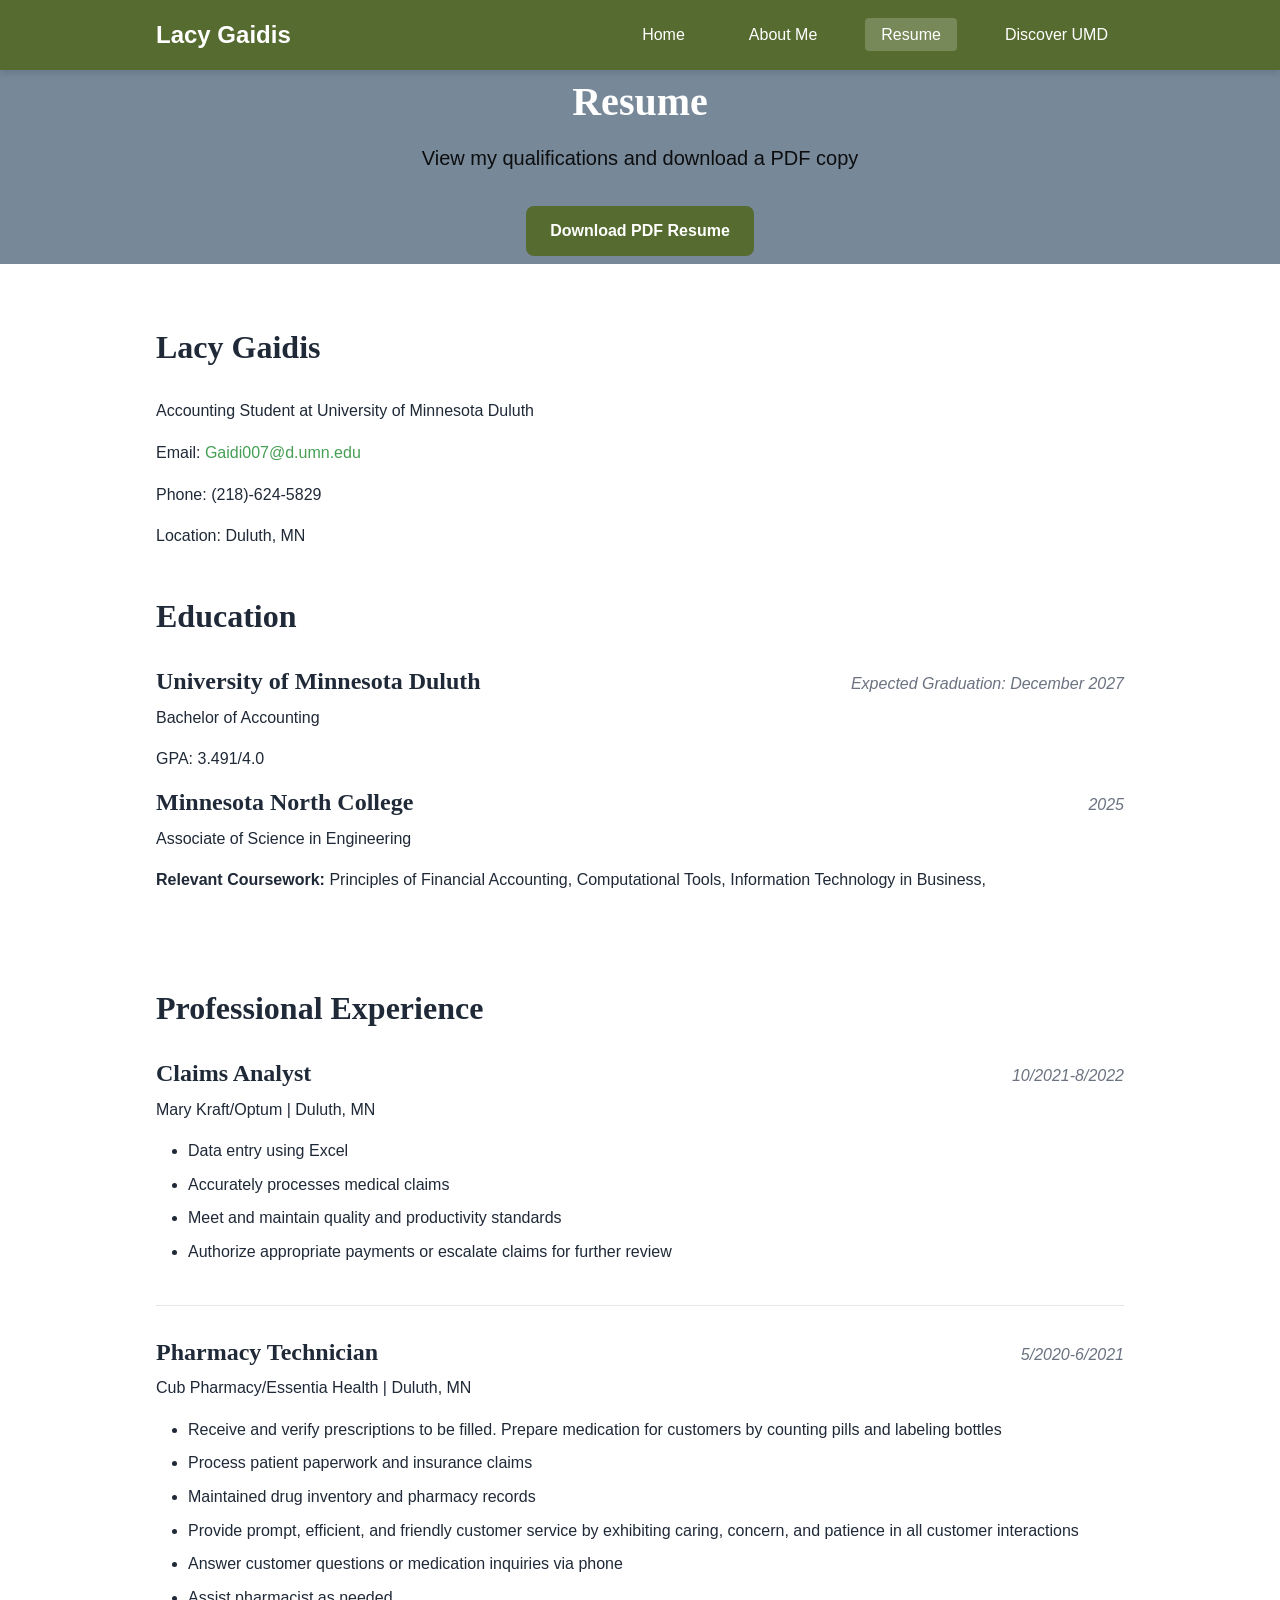
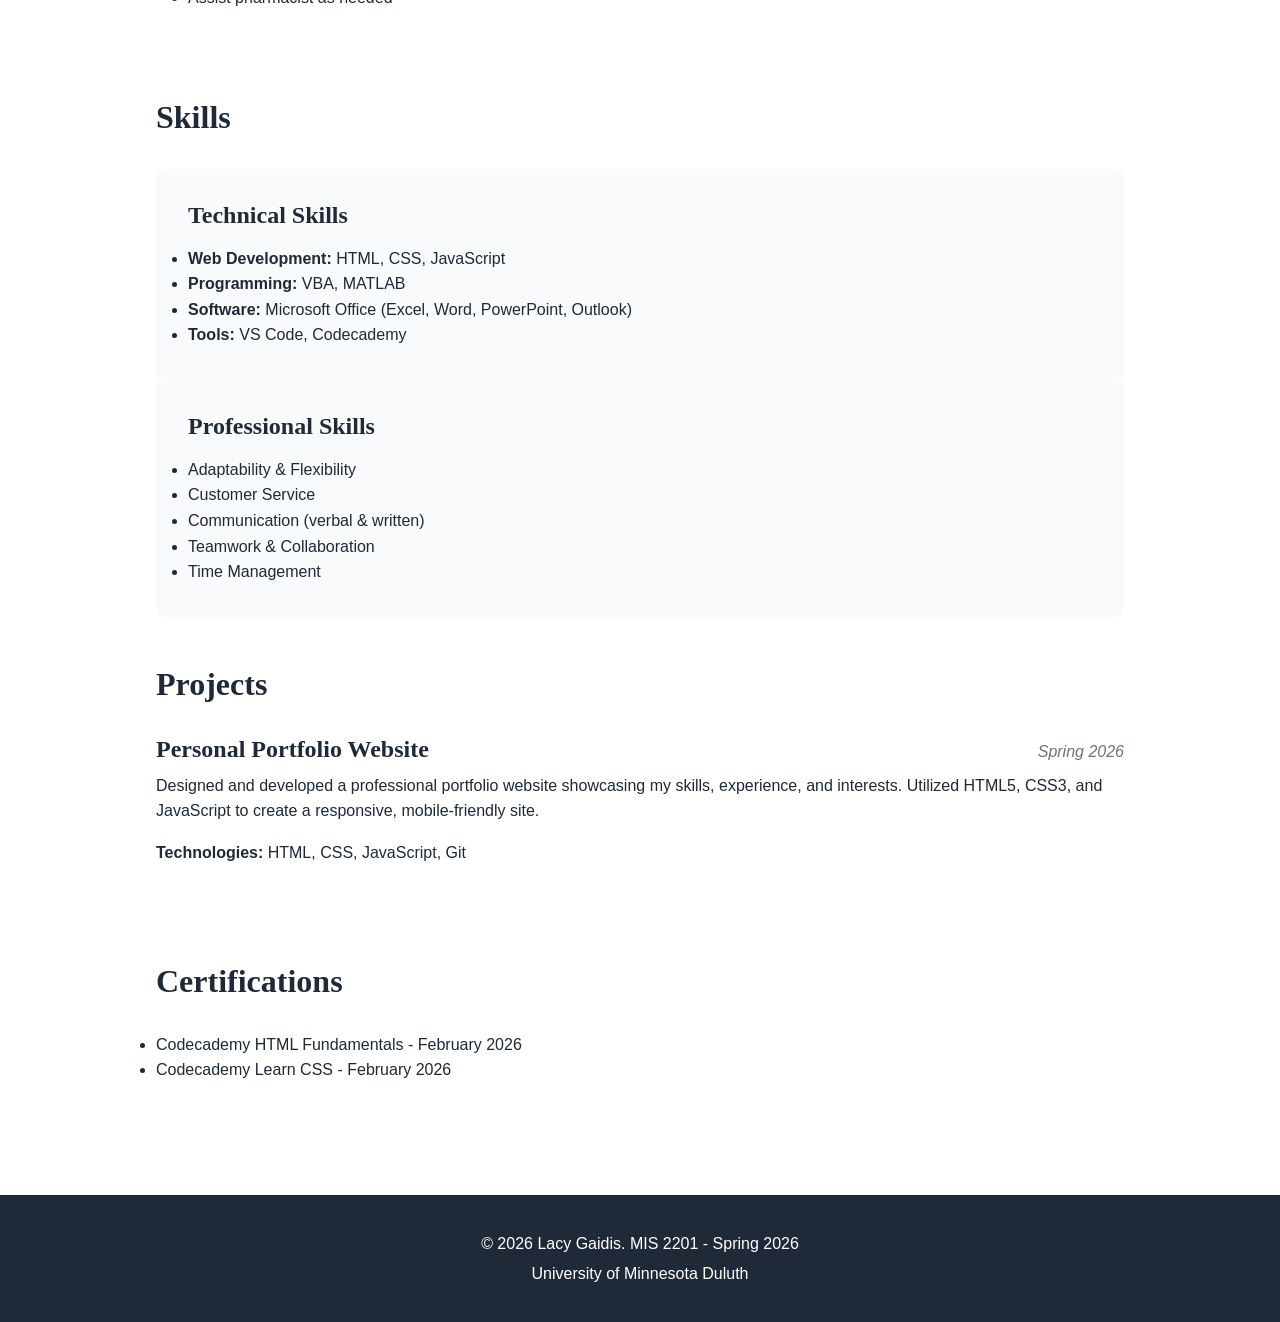
<file: resume.html>
<!DOCTYPE html>
<!-- ==================================================================================
     MIS 2201 PHASE 1: PERSONAL WEBSITE - RESUME PAGE
     ==================================================================================
     
     FILE: resume.html (RESUME PAGE)
     DUE: March 20, 2026, 11:00 AM
     POINTS: 5 pts (out of 22 pts for Required Pages Content)
     
     REQUIREMENTS FOR THIS PAGE:
     ✓ Web-formatted version of your resume
     ✓ Download button for PDF version
     ✓ Education section
     ✓ Experience section  
     ✓ Skills and achievements
     ✓ Professional formatting
     
     INSTRUCTIONS:
     1. Format your resume for the web (HTML) - NOT just paste a Word document
     2. Create a PDF version of your resume and save it in the assets/ folder
     3. Include all standard resume sections
     4. Keep formatting professional and clean
     
     ================================================================================== -->

<html lang="en">

<head>
    <meta charset="UTF-8">
    <meta name="viewport" content="width=device-width, initial-scale=1.0">
    <meta name="description" content="[YOUR NAME] - Professional Resume">

    <!-- ACTION REQUIRED: Replace [YOUR NAME] -->
    <title>Lacy Gaidis - Resume | Personal Website</title>

    <link rel="stylesheet" href="css/style.css">
</head>

<body>

    <!-- NAVIGATION - SAME ON ALL PAGES -->
    <nav class="navbar">
        <div class="container">
            <div class="logo">
                <a href="index.html">Lacy Gaidis</a>
            </div>
            <ul class="nav-menu">
                <li><a href="index.html">Home</a></li>
                <li><a href="about.html">About Me</a></li>
                <li><a href="resume.html" class="active">Resume</a></li>
                <li><a href="discover-umd.html">Discover UMD</a></li>
            </ul>
            <div class="hamburger">
                <span></span>
                <span></span>
                <span></span>
            </div>
        </div>
    </nav>

    <!-- =============================================================================
         RESUME HEADER WITH PDF DOWNLOAD
         =============================================================================
         REQUIRED (Part of 5 pts for Resume Page):
         - Download button for PDF version of resume
         
         PDF CREATION INSTRUCTIONS:
         1. Create your resume in Microsoft Word, Google Docs, or similar
         2. Export/Save as PDF format
         3. Name it professionally: "YourName-Resume.pdf" (e.g., "Sarah-Johnson-Resume.pdf")
         4. Save the PDF file in the assets/ folder
         5. Update the href link below to match your filename
         
         FILE FORMAT:
         - Must be PDF (not .doc, .docx, or other formats)
         - Keep file size under 2MB (compress if needed)
         - Ensure PDF is readable and professional
         
         WHY PDF?
         - Universal format, opens on any device
         - Preserves formatting exactly as you designed it
         - Professional standard for resume submissions
         - Easy for employers to print or save
         ============================================================================= -->
    <header class="page-header resume-header">
        <div class="container">
            <h1>Resume</h1>
            <p>View my qualifications and download a PDF copy</p>

            <!-- PDF DOWNLOAD BUTTON - ACTION REQUIRED -->
            <a href="assets/RESUME.pdf" download class="btn btn-download">
                Download PDF Resume
            </a>
            <!-- ^^^ REPLACE:
                 Change href="assets/sample-resume.pdf" to YOUR PDF filename
                 Example: href="assets/John-Smith-Resume.pdf"
                 
                 The "download" attribute makes it download instead of opening in browser
             -->
        </div>
    </header>

    <!-- =============================================================================
         WEB-FORMATTED RESUME CONTENT
         =============================================================================
         REQUIRED (Part of 5 pts for Resume Page):
         - Web-formatted version (not just an image of your resume)
         - Professional formatting
         - All standard resume sections
         
         IMPORTANT: This is NOT copying/pasting from Word!
         You need to format it properly with HTML semantic elements.
         
         STANDARD RESUME SECTIONS TO INCLUDE:
         ✓ Contact Information
         ✓ Education
         ✓ Work Experience  
         ✓ Skills
         ✓ Projects (optional but recommended)
         ✓ Leadership/Activities (optional)
         ✓ Certifications (if applicable)
         
         TIPS FOR A STRONG RESUME:
         - Use action verbs (Developed, Managed, Created, Analyzed, etc.)
         - Quantify achievements when possible (Increased sales by 20%, Managed team of 5, etc.)
         - Tailor to your target industry/roles
         - Keep it concise - aim for 1 page
         - No typos or grammatical errors!
         ============================================================================= -->
    <section class="resume-content">
        <div class="container">

            <!-- =================================================================
                 CONTACT INFORMATION
                 ================================================================= -->
            <div class="resume-section contact-info">
                <!-- ACTION REQUIRED: Replace with YOUR information -->
                <h2>Lacy Gaidis</h2>
                <p class="job-title">Accounting Student at University of Minnesota Duluth</p>

                <div class="contact-details">
                    <p>Email: <a href="mailto:your.email@d.umn.edu">Gaidi007@d.umn.edu</a></p>
                    <!-- ^^^ REPLACE with your email -->

                    <p>Phone: (218)-624-5829</p>
                    <!-- ^^^ REPLACE with your phone number -->

                    <p>Location: Duluth, MN</p>
                    <!-- ^^^ REPLACE with your location (can be general like "Duluth, MN" or "Greater Minneapolis Area") -->

                   
                </div>
            </div>

            <!-- =================================================================
                 EDUCATION SECTION
                 =================================================================
                 REQUIRED - All students should list their UMD education
                 
                 WHAT TO INCLUDE:
                 - School name (University of Minnesota Duluth)
                 - Degree you're pursuing (Bachelor of Science in [Your Major])
                 - Expected graduation date
                 - GPA (if 3.0 or higher - optional)
                 - Relevant coursework (optional)
                 - Honors/Awards (Dean's List, scholarships, etc.)
                 ================================================================= -->
            <div class="resume-section education">
                <h2>Education</h2>

                <!-- UMD Education - ACTION REQUIRED -->
                <div class="resume-item">
                    <div class="item-header">
                        <h3>University of Minnesota Duluth</h3>
                        <span class="date">Expected Graduation: December 2027</span>
                        <!-- ^^^ REPLACE with your expected graduation date
                             Example: "Expected Graduation: May 2027" or "Expected Graduation: December 2026"
                         -->
                    </div>
                    <p class="degree">Bachelor of Accounting</p>
                    <!-- ^^^ REPLACE with your actual major
                         Examples: "Bachelor of Science in Management Information Systems"
                                   "Bachelor of Business Administration in Finance"
                                   "Bachelor of Science in Marketing"
                     -->

                    <p class="gpa">GPA: 3.491/4.0</p>
                    <!-- ^^^ REPLACE with your GPA (optional - only include if 3.0 or higher)
                         If GPA is below 3.0, you can delete this line - no problem!
                   
                      -->
                         
                    <div class="item-header">
                        <h3>Minnesota North College</h3>
                        <span class="date">2025</span>
                    </div>
                        <p class="associates">Associate of Science in Engineering</p>
                        
                    <!-- OPTIONAL: Relevant Coursework -->
                    <p class="coursework"><strong>Relevant Coursework:</strong> Principles of Financial Accounting, Computational Tools, Information Technology in Business,
                        </p>
                    <!-- ^^^ REPLACE with your relevant courses
                         Examples: "Database Management, Web Development, Business Analytics, Project Management"
                         This is optional - delete if you prefer not to include it
                     -->

                  
                </div>

                <!-- OPTIONAL: Previous Education (High School, Community College, etc.) -->
                <!-- Typically you don't need to list high school once in college, but you can if space permits -->
                <!--
                <div class="resume-item">
                    <div class="item-header">
                        <h3>[Previous School Name]</h3>
                        <span class="date">[Graduation Date]</span>
                    </div>
                    <p>[Degree/Diploma], [Additional Details]</p>
                </div>
                -->
            </div>

            <!-- =================================================================
                 WORK EXPERIENCE SECTION
                 =================================================================
                 REQUIRED - List your work experience (jobs, internships)
                 
                 DON'T HAVE MUCH EXPERIENCE YET? That's okay!
                 - Include part-time jobs (retail, food service, etc.)
                 - Include internships (even unpaid)
                 - Include volunteer work
                 - Focus on transferable skills
                 
                 FORMAT FOR EACH JOB:
                 - Job Title
                 - Company Name
                 - Dates (Month Year - Month Year)
                 - 3-5 bullet points describing responsibilities and achievements
                 
                 WRITING GOOD BULLET POINTS:
                 - Start with action verbs (Managed, Developed, Assisted, Created, Analyzed)
                 - Quantify when possible (numbers, percentages, amounts)
                 - Focus on results and achievements, not just duties
                 - Relate to skills employers want
                 
                 EXAMPLES:
                 ✓ GOOD: "Increased customer satisfaction scores by 15% through improved service protocols"
                 ✗ BAD: "Helped customers"
                 ✓ GOOD: "Managed inventory system tracking 500+ products valued at $50,000"
                 ✗ BAD: "Did inventory"
                 ================================================================= -->
            <div class="resume-section experience">
                <h2>Professional Experience</h2>

                <!-- JOB #1 - ACTION REQUIRED -->
                <div class="resume-item">
                    <div class="item-header">
                        <h3>Claims Analyst</h3>
                        <span class="date">10/2021-8/2022</span>
                        <!-- ^^^ REPLACE with dates. Use "Present" if you still work there.
                             Example: "June 2023 - Present" or "May 2022 - August 2023"
                         -->
                    </div>
                    <p class="company">Mary Kraft/Optum | Duluth, MN</p>
                    <!-- ^^^ REPLACE with company name and location -->

                    <ul class="responsibilities">
                        <li>Data entry using Excel</li>
                        <!-- ^^^ REPLACE with YOUR accomplishments
                             Example: "Managed daily operations of retail store serving 200+ customers per day"
                         -->
                        <li>Accurately processes medical claims</li>
                        <li>Meet and maintain quality and productivity standards</li>
                        <li>Authorize appropriate payments or escalate claims for further review</li>
                
                        <!-- TIP: 3-5 bullet points per job is ideal -->
                    </ul>
                </div>

                <!-- JOB #2 (if applicable) - ACTION REQUIRED -->
                <div class="resume-item">
                    <div class="item-header">
                        <h3>Pharmacy Technician</h3>
                        <span class="date">5/2020-6/2021</span>
                    </div>
                    <p class="company">Cub Pharmacy/Essentia Health | Duluth, MN</p>
                    <ul class="responsibilities">
                        <li>Receive and verify prescriptions to be filled. Prepare medication for customers by counting pills and labeling bottles</li>
                        <li>Process patient paperwork and insurance claims</li>
                        <li>Maintained drug inventory and pharmacy records</li>
                        <li>Provide prompt, efficient, and friendly customer service by exhibiting caring, concern, and patience in all customer interactions</li>
                        <li>Answer customer questions or medication inquiries via phone</li>
                        <li>Assist pharmacist as needed</li>
                    </ul>
                </div>

                <!-- ADD MORE JOBS AS NEEDED - Copy/paste the above structure -->

                <!-- IF YOU DON'T HAVE WORK EXPERIENCE YET:
                     Replace "Professional Experience" with "Experience" and include:
                     - Volunteer work
                     - School projects
                     - Leadership roles in clubs/organizations
                     - Personal projects
                     Example: "Class Project Manager - MIS 2201 Semester Project"
                 -->
            </div>

            <!-- =================================================================
                 SKILLS SECTION
                 =================================================================
                 REQUIRED - Showcase your technical and professional skills
                 
                 GROUP YOUR SKILLS BY CATEGORY:
                 - Technical Skills (software, programming languages, tools)
                 - Business Skills (project management, data analysis, etc.)
                 - Soft Skills (communication, teamwork, problem-solving)
                 
                 BE HONEST - Only list skills you actually have!
                 Employers may test you on these in interviews.
                 
                 RELEVANT SKILLS FOR MIS STUDENTS:
                 - From this class: HTML, CSS, JavaScript
                 - Other coursework: SQL, Excel, PowerPoint, Word
                 - Software: Microsoft Office, Google Workspace
                 - Analytics: Data visualization, report writing
                 - Soft skills: Communication, teamwork, time management
                 ================================================================= -->
            <div class="resume-section skills">
                <h2>Skills</h2>

                <!-- TECHNICAL SKILLS - ACTION REQUIRED -->
                <div class="skill-category">
                    <h3>Technical Skills</h3>
                    <ul>
                        <li><strong>Web Development:</strong> HTML, CSS, JavaScript </li>
                        <!-- ^^^ You learned these in MIS 2201 - definitely include! -->

                        <li><strong>Programming:</strong> VBA, MATLAB</li>
                        <!-- ^^^ REPLACE with languages you've learned. If none yet, delete this line. -->

                        <li><strong>Software:</strong> Microsoft Office (Excel, Word, PowerPoint, Outlook)</li>
                        <!-- ^^^ REPLACE with software you're proficient in -->

                        <li><strong>Tools:</strong> VS Code, Codecademy</li>
                        <!-- ^^^ REPLACE with developer tools you've used -->
                    </ul>
                </div>

                <!-- BUSINESS/PROFESSIONAL SKILLS - ACTION REQUIRED -->
                <div class="skill-category">
                    <h3>Professional Skills</h3>
                    <ul>
                        <li>Adaptability & Flexibility</li>
                        <li>Customer Service</li>
                        <li>Communication (verbal & written)</li>
                        <li>Teamwork & Collaboration</li>
                        <li>Time Management</li>
                        <!-- ^^^ REPLACE/MODIFY based on YOUR strengths
                             These are examples - pick the ones that truly represent you
                         -->
                    </ul>
                </div>
            </div>

            <!-- =================================================================
                 PROJECTS SECTION (OPTIONAL but highly recommended!)
                 =================================================================
                 Including projects shows initiative and practical application of skills
                 
                 WHAT TO INCLUDE:
                 - This website you're building!
                 - Class projects that demonstrate skills
                 - Personal projects
                 - Hackathon projects
                 - Open source contributions
                 
                 FOR EACH PROJECT:
                 - Project name
                 - Brief description (1-2 sentences)
                 - Technologies used
                 - Outcome/result (optional: link to live project)
                 ================================================================= -->
            <div class="resume-section projects">
                <h2>Projects</h2>

                <!-- THIS WEBSITE - Definitely include it! -->
                <div class="resume-item">
                    <div class="item-header">
                        <h3>Personal Portfolio Website</h3>
                        <span class="date">Spring 2026</span>
                    </div>
                    <p>Designed and developed a professional portfolio website showcasing my skills, experience, and
                        interests.
                        Utilized HTML5, CSS3, and JavaScript to create a responsive, mobile-friendly site.</p>
                    <p><strong>Technologies:</strong> HTML, CSS, JavaScript, Git</p>
                    <!-- ^^^ You can customize this, but definitely include this project! It's proof of your work. -->
                </div>

                <!-- OTHER PROJECTS - ACTION REQUIRED -->
                
                   

                <!-- ADD MORE PROJECTS as needed - or delete this section if you only have the website -->
            </div>

            <!-- =================================================================
                 LEADERSHIP & ACTIVITIES (OPTIONAL)
                 =================================================================
                 Shows you're well-rounded and engaged
                 Include: clubs, student organizations, volunteer work, athletics
                 ================================================================= -->
    

            <!-- =================================================================
                 CERTIFICATIONS (OPTIONAL)
                 =================================================================
                 Include professional certifications, licenses, online course completions
                 
                 EXAMPLES:
                 - Codecademy HTML & CSS Certifications (from this class!)
                 - Google Analytics Certification
                 - Microsoft Office Specialist
                 - First Aid/CPR (if relevant to target jobs)
                 ================================================================= -->
            <div class="resume-section certifications">
                <h2>Certifications</h2>
                <ul>
                    <li>Codecademy HTML Fundamentals - February 2026</li>
                    <li>Codecademy Learn CSS - February 2026</li>
                    <!-- ^^^ You completed these for this class - include them! -->

                    
                    <!-- ^^^ Add any other certifications or delete if none -->
                </ul>
                <!-- Delete entire section if you don't have certifications other than Codecademy -->
            </div>

        </div>
    </section>

    <footer>
        <div class="container">
            <p>&copy; 2026 Lacy Gaidis. MIS 2201 - Spring 2026</p>
            <p>University of Minnesota Duluth</p>
        </div>
    </footer>

    <script src="js/script.js"></script>

</body>

</html>

<!-- ==================================================================================
     SUBMISSION CHECKLIST FOR resume.html (Resume Page)
     ==================================================================================
     
     Before submitting, verify YOU HAVE:
     ✓ Created a PDF version of your resume and saved it in assets/ folder
     ✓ Updated PDF download button with correct filename
     ✓ Filled in ALL resume sections with YOUR information
     ✓ Contact information (email, phone, LinkedIn)
     ✓ Education section (UMD degree, expected graduation, GPA if 3.0+)
     ✓ Work experience (at least one job/internship/volunteer role)
     ✓ Skills section (technical and professional)
     ✓ Included this website project in Projects section
     ✓ Used action verbs and quantified achievements
     ✓ Proofread for typos and grammar errors
     ✓ Professional formatting maintained
     ✓ Tested PDF download button works
     ✓ Page looks good on desktop and mobile
     
     GRADING: This page is worth 5 points out of 22 total for Required Pages
     
     RESUME TIPS:
     - Keep resume to ONE PAGE (employers spend 6-10 seconds scanning resumes)
     - Use consistent formatting (same font sizes, spacing, bullet styles)
     - Focus on achievements and results, not just job duties
     - Tailor your resume to your target industry/roles
     - No personal information (age, marital status, photo on resume itself)
     - Save your PDF with a professional name: "FirstName-LastName-Resume.pdf"
     
     PDF FILE CHECK:
     ✓ File is actually PDF format (not .doc or .docx)
     ✓ File size is under 2MB
     ✓ PDF is readable and properly formatted
     ✓ PDF saved in assets/ folder
     ✓ Filename is professional (FirstName-LastName-Resume.pdf)
     
     ================================================================================== -->
</file>
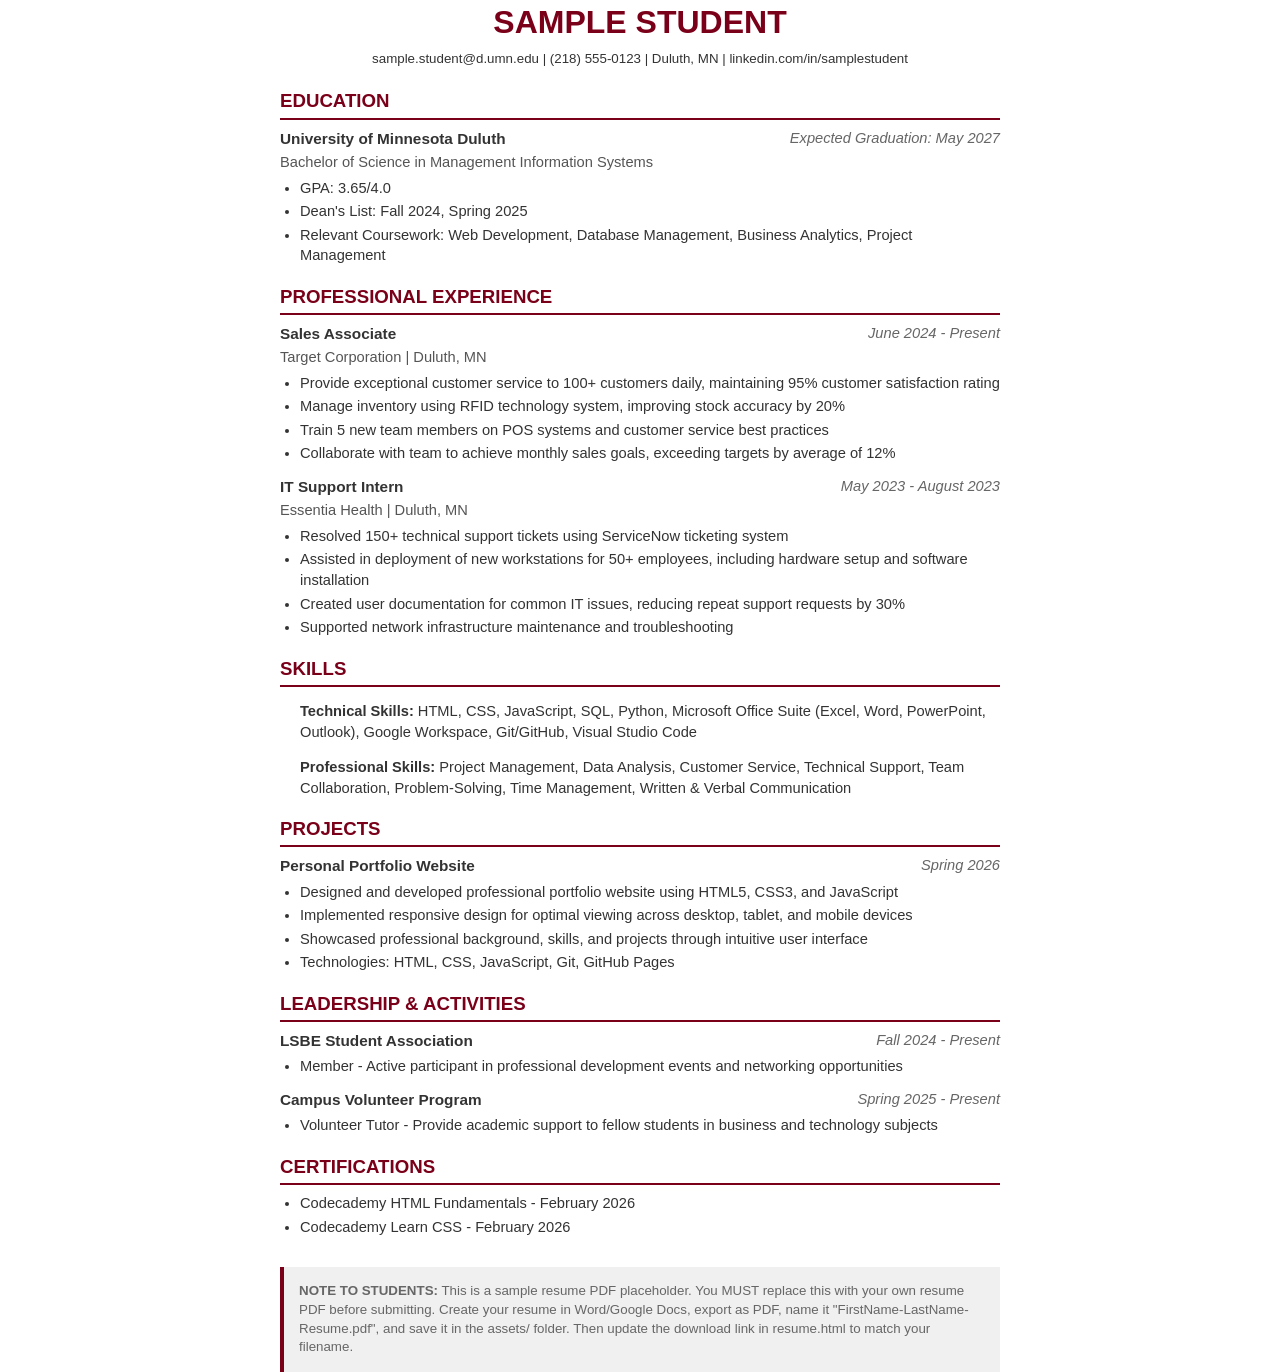
<file: assets/temp-resume.html>
<!DOCTYPE html>
<html>

<head>
    <meta charset="UTF-8">
    <title>Sample Student Resume</title>
    <style>
        @page {
            size: letter;
            margin: 0.5in;
        }

        body {
            font-family: 'Arial', sans-serif;
            font-size: 11pt;
            line-height: 1.4;
            color: #333;
            max-width: 7.5in;
            margin: 0 auto;
        }

        h1 {
            text-align: center;
            font-size: 24pt;
            margin: 0 0 5px 0;
            color: #7a0019;
        }

        .contact {
            text-align: center;
            margin-bottom: 20px;
            font-size: 10pt;
        }

        .contact a {
            color: #333;
            text-decoration: none;
        }

        h2 {
            font-size: 14pt;
            border-bottom: 2px solid #7a0019;
            padding-bottom: 3px;
            margin-top: 18px;
            margin-bottom: 8px;
            color: #7a0019;
        }

        .job-header {
            display: flex;
            justify-content: space-between;
            margin-bottom: 3px;
        }

        .job-title {
            font-weight: bold;
            font-size: 11.5pt;
        }

        .date {
            font-style: italic;
            color: #666;
        }

        .company {
            margin-bottom: 5px;
            color: #555;
        }

        ul {
            margin: 5px 0 12px 20px;
            padding: 0;
        }

        li {
            margin-bottom: 3px;
        }

        .skills-grid {
            margin-left: 20px;
        }

        .note {
            margin-top: 30px;
            padding: 15px;
            background-color: #f0f0f0;
            border-left: 4px solid #7a0019;
            font-size: 10pt;
            color: #666;
        }
    </style>
</head>

<body>
    <h1>SAMPLE STUDENT</h1>
    <div class="contact">
        sample.student@d.umn.edu | (218) 555-0123 | Duluth, MN |
        <a href="https://linkedin.com/in/samplestudent">linkedin.com/in/samplestudent</a>
    </div>

    <h2>EDUCATION</h2>
    <div class="job-header">
        <span class="job-title">University of Minnesota Duluth</span>
        <span class="date">Expected Graduation: May 2027</span>
    </div>
    <div class="company">Bachelor of Science in Management Information Systems</div>
    <ul>
        <li>GPA: 3.65/4.0</li>
        <li>Dean's List: Fall 2024, Spring 2025</li>
        <li>Relevant Coursework: Web Development, Database Management, Business Analytics, Project Management</li>
    </ul>

    <h2>PROFESSIONAL EXPERIENCE</h2>
    <div class="job-header">
        <span class="job-title">Sales Associate</span>
        <span class="date">June 2024 - Present</span>
    </div>
    <div class="company">Target Corporation | Duluth, MN</div>
    <ul>
        <li>Provide exceptional customer service to 100+ customers daily, maintaining 95% customer satisfaction rating
        </li>
        <li>Manage inventory using RFID technology system, improving stock accuracy by 20%</li>
        <li>Train 5 new team members on POS systems and customer service best practices</li>
        <li>Collaborate with team to achieve monthly sales goals, exceeding targets by average of 12%</li>
    </ul>

    <div class="job-header">
        <span class="job-title">IT Support Intern</span>
        <span class="date">May 2023 - August 2023</span>
    </div>
    <div class="company">Essentia Health | Duluth, MN</div>
    <ul>
        <li>Resolved 150+ technical support tickets using ServiceNow ticketing system</li>
        <li>Assisted in deployment of new workstations for 50+ employees, including hardware setup and software
            installation</li>
        <li>Created user documentation for common IT issues, reducing repeat support requests by 30%</li>
        <li>Supported network infrastructure maintenance and troubleshooting</li>
    </ul>

    <h2>SKILLS</h2>
    <div class="skills-grid">
        <p><strong>Technical Skills:</strong> HTML, CSS, JavaScript, SQL, Python, Microsoft Office Suite (Excel, Word,
            PowerPoint, Outlook), Google Workspace, Git/GitHub, Visual Studio Code</p>
        <p><strong>Professional Skills:</strong> Project Management, Data Analysis, Customer Service, Technical Support,
            Team Collaboration, Problem-Solving, Time Management, Written & Verbal Communication</p>
    </div>

    <h2>PROJECTS</h2>
    <div class="job-header">
        <span class="job-title">Personal Portfolio Website</span>
        <span class="date">Spring 2026</span>
    </div>
    <ul>
        <li>Designed and developed professional portfolio website using HTML5, CSS3, and JavaScript</li>
        <li>Implemented responsive design for optimal viewing across desktop, tablet, and mobile devices</li>
        <li>Showcased professional background, skills, and projects through intuitive user interface</li>
        <li>Technologies: HTML, CSS, JavaScript, Git, GitHub Pages</li>
    </ul>

    <h2>LEADERSHIP & ACTIVITIES</h2>
    <div class="job-header">
        <span class="job-title">LSBE Student Association</span>
        <span class="date">Fall 2024 - Present</span>
    </div>
    <ul>
        <li>Member - Active participant in professional development events and networking opportunities</li>
    </ul>

    <div class="job-header">
        <span class="job-title">Campus Volunteer Program</span>
        <span class="date">Spring 2025 - Present</span>
    </div>
    <ul>
        <li>Volunteer Tutor - Provide academic support to fellow students in business and technology subjects</li>
    </ul>

    <h2>CERTIFICATIONS</h2>
    <ul>
        <li>Codecademy HTML Fundamentals - February 2026</li>
        <li>Codecademy Learn CSS - February 2026</li>
    </ul>

    <div class="note">
        <strong>NOTE TO STUDENTS:</strong> This is a sample resume PDF placeholder. You MUST replace this with your own
        resume PDF before submitting. Create your resume in Word/Google Docs, export as PDF, name it
        "FirstName-LastName-Resume.pdf", and save it in the assets/ folder. Then update the download link in resume.html
        to match your filename.
    </div>
</body>

</html>
</file>
<file: css/style.css>
/* ==================================================================================
   MIS 2201 PHASE 1: PERSONAL WEBSITE STYLESHEET
   ==================================================================================
   
   FILE: style.css
   PURPOSE: Main stylesheet for your personal portfolio website
   
   WHAT THIS FILE DOES:
   - Controls all visual styling (colors, fonts, layouts, spacing)
   - Makes your website responsive (looks good on phones, tablets, desktops)
   - Creates animations and interactive effects
   - Ensures consistent design across all pages
   
   ================================================================================== 
   
   CSS BASICS FOR STUDENTS
   ==================================================================================
   
   CSS (Cascading Style Sheets) controls how your HTML looks. It uses "selectors"
   to target HTML elements and apply styles to them.
   
   ANATOMY OF A CSS RULE:
   ```
   selector {
       property: value;
       another-property: another-value;
   }
   ```
   
   EXAMPLE:
   ```
   h1 {
       color: red;
       font-size: 24px;
   }
   ```
   This makes all <h1> headings red and 24 pixels tall.
   
   ================================================================================== 
   
   CUSTOMIZING THIS STYLESHEET
   ==================================================================================
   
   YOU DON'T NEED TO MODIFY THIS FILE TO COMPLETE THE PROJECT!
   
   However, if you want to customize your website's appearance, here are the
   easiest ways to do it:
   
   1. CHANGE COLORS (See CSS Variables section below)
      - Scroll down to :root { } section
      - Change the color values
      - Example: Change --primary-color from #7a0019 to #ff0000 for red
   
   2. CHANGE FONTS
      - Find the --font-primary and --font-heading variables
      - Replace with different font families
      - Example: --font-primary: 'Arial', sans-serif;
   
   3. ADJUST SPACING
      - Modify the --spacing variables to make things closer or further apart
   
   4. CHANGE BORDER RADIUS
      - Adjust --radius variables to make corners more or less rounded
   
   Make changes carefully and test in your browser after each change!
   
   ================================================================================== 
   
   CSS VARIABLES (Custom Properties)
   ==================================================================================
   
   CSS Variables let you define values once and reuse them throughout the file.
   This makes it easy to change colors, fonts, or spacing in one place.
   
   HOW TO USE:
   - Define: --variable-name: value; (in :root)
   - Use: var(--variable-name) anywhere in the file
   
   EXAMPLE:
   ```
   :root {
       --my-color: blue;
   }
   
   h1 {
       color: var(--my-color);  (h1 will be blue)
   }
   ```
   
   TIP: Change the values below to customize your entire website's look!

==================================================================================*/

/* ===== CSS VARIABLES ===== */
:root {
    /* Colors - Customize these! */
    --primary-color: #ffffff17;
    /* UMD Maroon */
    --secondary-color: #ffffff17;
    /* UMD Gold */
    --accent-color: #118424c7;
    /* Blue accent */
    --text-primary: #1f2937;
    /* Dark gray */
    --text-secondary: #6b7280;
    /* Medium gray */
    --background: #ffffff;
    /* White */
    --background-light: #f9fafb;
    /* Light gray */
    --border-color: #e5e7eb;
    /* Border gray */

    /* Fonts */
    --font-primary: 'Segoe UI', Tahoma, Geneva, Verdana, sans-serif;
    --font-heading: 'Georgia', serif;

    /* Spacing */
    --spacing-xs: 0.5rem;
    --spacing-sm: 1rem;
    --spacing-md: 2rem;
    --spacing-lg: 3rem;
    --spacing-xl: 4rem;

    /* Border Radius */
    --radius-sm: 0.25rem;
    --radius-md: 0.5rem;
    --radius-lg: 1rem;

    /* Shadows */
    --shadow-sm: 0 1px 2px rgba(0, 0, 0, 0.05);
    --shadow-md: 0 4px 6px rgba(0, 0, 0, 0.1);
    --shadow-lg: 0 10px 15px rgba(0, 0, 0, 0.1);
}

/* ===== RESET & BASE STYLES ===== */
* {
    margin: 0;
    padding: 0;
    box-sizing: border-box;
}

html {
    scroll-behavior: smooth;
}

body {
    font-family: var(--font-primary);
    color: var(--text-primary);
    line-height: 1.6;
    background-color: var(--background);
}

.container {
    max-width: 1000px;
    margin: 0 auto;
    padding: 0 var(--spacing-sm);
}

/* ===== TYPOGRAPHY ===== */
h1,
h2,
h3,
h4,
h5,
h6 {
    font-family: var(--font-heading);
    line-height: 1.2;
    margin-bottom: var(--spacing-sm);
    color: var(--text-primary);
}

h1 {
    font-size: 2.5rem;
}

h2 {
    font-size: 2rem;
    margin-bottom: var(--spacing-md);
}

h3 {
    font-size: 1.5rem;
}

p {
    margin-bottom: var(--spacing-sm);
}

a {
    color: var(--accent-color);
    text-decoration: none;
    transition: color 0.3s ease;
}

a:hover {
    color: var(--primary-color);
    text-decoration: underline;
}

/* ===== NAVIGATION ===== */
.navbar {
    background-color: darkolivegreen;
    color: white;
    padding: var(--spacing-sm) 0;
    box-shadow: var(--shadow-md);
    position: sticky;
    top: 0;
    z-index: 1000;
}

.navbar .container {
    display: flex;
    justify-content: space-between;
    align-items: center;
}

.logo a {
    color: white;
    font-size: 1.5rem;
    font-weight: bold;
    text-decoration: none;
}

.nav-menu {
    display: flex;
    list-style: none;
    gap: var(--spacing-md);
}

.nav-menu a {
    color: white;
    padding: 0.5rem 1rem;
    border-radius: var(--radius-sm);
    transition: background-color 0.3s ease;
}

.nav-menu a:hover,
.nav-menu a.active {
    background-color: rgba(255, 255, 255, 0.2);
    text-decoration: none;
}

/* Hamburger Menu (Mobile) */
.hamburger {
    display: none;
    flex-direction: column;
    cursor: pointer;
    gap: 4px;
}

.hamburger span {
    width: 25px;
    height: 3px;
    background-color: white;
    transition: 0.3s;
}

/* ===== HERO SECTION ===== */
.hero {
    background: lightslategray;
    color: black;
    padding: var(--spacing-md) 0;
    text-align: center;
}

.hero-content {
    display: flex;
    flex-direction:  row-reverse;
    align-items: center;
    gap: var(--spacing-md);
    max-width: 1000px;
    margin: 0 auto;
    text-align: center;
}

.hero-text h1 {
    margin-bottom: 1rem;
}


.hero-media {
    display: flex;
    flex-direction: row-reverse;
    gap: var(--spacing-md);
    justify-content: right;
    align-items: center;
    margin-bottom: var(--spacing-md);
}

.hero-media .video-container {
    position: relative;
    width: 400px;      /* Adjust to your liking */
    height: 400px;
    padding-bottom: 0; /* Override the default */
    margin: 0;
}

.hero-media .video-container video,
.hero-media .video-container iframe {
    position: relative;
    width: 100%;
    height: 100%;
    border-radius: var(--radius-md);
}

.headshot {
    width: 200px;
    height: 200px;
    border-radius: 50%;
    object-fit: cover;
    border: 5px solid white;
    box-shadow: var(--shadow-lg);
    margin-bottom: var(--spacing-md);
}

.hero h1 {
    color: white;
    margin-bottom: var(--spacing-sm);
}

.intro {
    font-size: 1.25rem;
    max-width: 600px;
    margin: 0 auto;
}

/* ===== SECTIONS ===== */
section {
    padding: var(--spacing-xl) 0;
}

section:nth-child(even) {
    background-color: var(--background-light);
}

.page-header {
    background-color: lightslategray;
    color: black;
    padding: var(--spacing-xs) 0;
    text-align: center;
}

.page-header h1 {
    color: white;
}

.page-header p {
    font-size: 1.25rem;
    opacity: 0.9;
}

/* ===== BUTTONS ===== */
.btn {
    display: inline-block;
    padding: 0.75rem 1.5rem;
    border-radius: var(--radius-md);
    font-weight: bold;
    text-decoration: none;
    transition: all 0.3s ease;
    cursor: pointer;
    border: none;
}

.btn-primary {
    background-color: var(--primary-color);
    color: white;
}

.btn-primary:hover {
    background-color:#493a4348;
    text-decoration: none;
    transform: translateY(-2px);
    box-shadow: var(--shadow-lg);
}

.btn-secondary {
    background-color: var(--secondary-color);
    color: white;
}

.btn-secondary:hover {
    background-color: #493a4348;
    text-decoration: none;
    transform: translateY(-2px);
}

.btn-download {
    background-color: darkolivegreen;
    color: white;
    margin-top: var(--spacing-sm);
}

.btn-download:hover {
    background-color: darkolivegreen;
    text-decoration: none;
}

/* ===== GRIDS ===== */
.hobby-grid,
.highlights-grid,
.reasons-grid,
.facts-grid,
.skills-grid {
    display: grid;
    grid-template-columns: repeat(auto-fit, minmax(250px, 1fr));
    gap: var(--spacing-sm);
    margin-top: var(--spacing-sm);
}

/* ===== CARDS ===== */
.hobby-card,
.reason-card,
.highlight-item,
.highlight-card,
.company-card {
    background: white;
    padding: var(--spacing-md);
    border-radius: var(--radius-lg);
    box-shadow: var(--shadow-md);
    transition: transform 0.3s ease, box-shadow 0.3s ease;
}

.hobby-card:hover,
.reason-card:hover,
.highlight-item:hover,
.highlight-card:hover {
    transform: translateY(-5px);
    box-shadow: var(--shadow-lg);
}

.hobby-card img {

    height: 65%;
    width: 200px;
    object-fit: cover;
    border-radius: var(--radius-md);
    margin-bottom: var(--spacing-sm);
    display:block;
    margin-left: auto;
    margin-right: auto;
}

.highlight-item img,
.highlight-card img {
    width: 100%;
    height: auto;
    border-radius: var(--radius-md);
    margin-bottom: var(--spacing-sm);
}

.reason-card .icon {
    font-size: 3rem;
    margin-bottom: var(--spacing-sm);
}

/* ===== VIDEO CONTAINERS ===== */
.video-container {
    position: relative;
    padding-bottom: 56.25%;
    /* 16:9 Aspect Ratio */
    height: 0;
    overflow: hidden;
    max-width: 800px;
    margin: var(--spacing-md) auto;
    border-radius: var(--radius-lg);
    box-shadow: var(--shadow-lg);
}

.video-container iframe,
.video-container video {
    position: absolute;
    top: 0;
    left: 0;
    width: 100%;
    height: 100%;
}

/* ===== RESUME SPECIFIC ===== */
.resume-section {
    margin-bottom: var(--spacing-lg);
}

.resume-item {
    margin-bottom: var(--spacing-md);
    padding-bottom: var(--spacing-md);
    border-bottom: 1px solid var(--border-color);
}

.resume-item:last-child {
    border-bottom: none;
}

.item-header {
    display: flex;
    justify-content: space-between;
    align-items: baseline;
    margin-bottom: var(--spacing-xs);
}

.item-header h3 {
    margin-bottom: 0;
}

.date {
    color: var(--text-secondary);
    font-style: italic;
}

.institution {
    color: var(--text-secondary);
    margin-bottom: var(--spacing-sm);
}

.resume-item ul {
    margin-left: var(--spacing-md);
}

.resume-item li {
    margin-bottom: var(--spacing-xs);
}

.skill-category {
    background: var(--background-light);
    padding: var(--spacing-md);
    border-radius: var(--radius-md);
}

/* ===== COMPANIES (About Page) ===== */
.company-card {
    margin-bottom: var(--spacing-md);
}

.company-header {
    display: flex;
    align-items: center;
    gap: var(--spacing-sm);
    margin-bottom: var(--spacing-md);
}

.company-logo {
    width: 80px;
    height: 80px;
    object-fit: contain;
}

.company-details h4 {
    margin-top: var(--spacing-md);
    color: var(--primary-color);
}

.company-details ul {
    margin-left: var(--spacing-md);
}

/* ===== HOBBY DETAILS (About Page) ===== */
.hobby-detail {
    margin-bottom: var(--spacing-lg);
    padding-bottom: var(--spacing-lg);
    border-bottom: 2px solid var(--border-color);
}

.hobby-detail:last-child {
    border-bottom: none;
}

.hobby-images {
    display: grid;
    grid-template-columns: repeat(auto-fit, minmax(250px, 1fr));
    gap: var(--spacing-sm);
    margin: var(--spacing-md) 0;
}

.hobby-images img {
    width: 90%;
    height: 400px;
    object-fit: cover;
    border-radius: var(--radius-md);
}



/* ===== UMD FACTS ===== */
.facts-grid {
    text-align: center;
}

.fact {
    padding: var(--spacing-md);
}

.fact-number {
    font-size: 2.5rem;
    font-weight: bold;
    color: var(--primary-color);
}

.fact-label {
    color: var(--text-secondary);
    font-size: 0.9rem;
}

/* ===== CTA SECTION ===== */
.cta {
    text-align: center;
    padding: var(--spacing-xs) 0;
    background: lightgrey;
    color: white;
}

.cta h2,
.cta p {
    color: white;
}

.cta-buttons {
    display: flex;
    gap: var(--spacing-sm);
    justify-content: center;
    margin-top: var(--spacing-md);
}

/* ===== FOOTER ===== */
footer {
    background-color: var(--text-primary);
    color: white;
    text-align: center;
    padding: var(--spacing-md) 0;
}

footer p {
    margin: 0.25rem 0;
}

/* ===== RESPONSIVE DESIGN ===== */
@media (max-width: 768px) {

    /* Mobile navigation */
    .nav-menu {
        position: fixed;
        left: -100%;
        top: 60px;
        flex-direction: column;
        background-color: var(--primary-color);
        width: 100%;
        text-align: center;
        transition: 0.3s;
        box-shadow: var(--shadow-lg);
        padding: var(--spacing-md) 0;
    }

    .nav-menu.active {
        left: 0;
    }

    .hamburger {
        display: flex;
    }

    /* Typography adjustments */
    h1 {
        font-size: 2rem;
    }

    h2 {
        font-size: 1.75rem;
    }

    /* Grid adjustments */
    .hobby-grid,
    .highlights-grid,
    .reasons-grid {
        grid-template-columns: 1fr;
    }

    /* Header adjustments */
    .item-header {
        flex-direction: column;
        align-items: flex-start;
    }

    /* CTA buttons */
    .cta-buttons {
        flex-direction: column;
        align-items: center;
    }

    .btn {
        width: 80%;
    }
}

/* ===== UTILITY CLASSES ===== */
.text-center {
    text-align: center;
}

.mt-1 {
    margin-top: var(--spacing-sm);
}

.mt-2 {
    margin-top: var(--spacing-md);
}

.mt-3 {
    margin-top: var(--spacing-lg);
}

.mb-1 {
    margin-bottom: var(--spacing-sm);
}

.mb-2 {
    margin-bottom: var(--spacing-md);
}

.mb-3 {
    margin-bottom: var(--spacing-lg);
}

/* ===== ANIMATIONS ===== */
@keyframes fadeIn {
    from {
        opacity: 0;
        transform: translateY(20px);
    }

    to {
        opacity: 1;
        transform: translateY(0);
    }
}

.fade-in {
    animation: fadeIn 0.6s ease-out;
}
</file>
